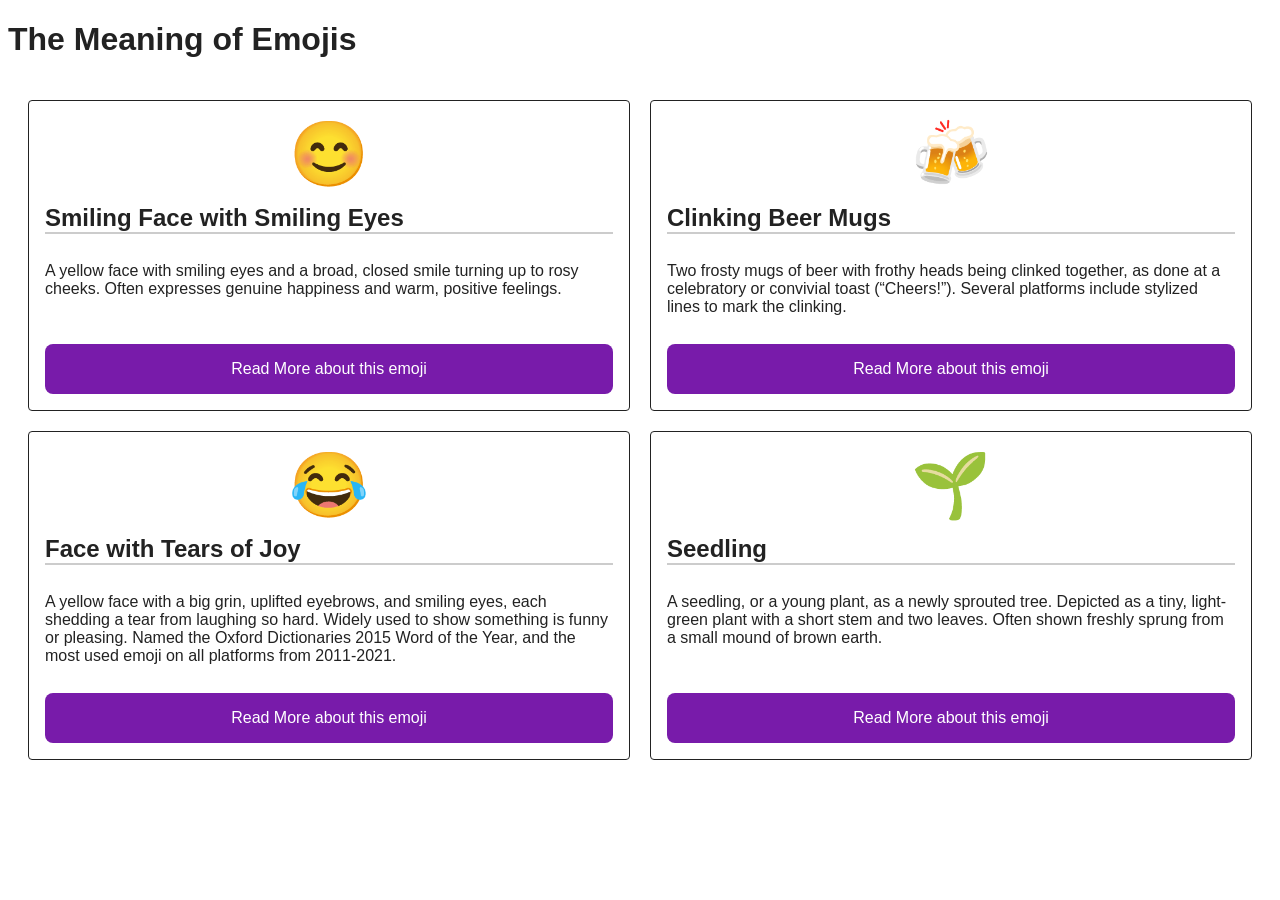
<file: index.html>
<!DOCTYPE html>
<html lang="en">

<head>
  <meta charset="UTF-8">
  <meta http-equiv="X-UA-Compatible" content="IE=edge">
  <meta name="viewport" content="width=device-width, initial-scale=1.0">
  <title>Emoji Meanings</title>
  <link rel="stylesheet" href="styles.css">
</head>

<body>
  <header class="siteheader">
    <h1>The Meaning of Emojis</h1>
  </header>
  <main>
    <div class="emojis">
      <div class="emoji">
        <span class="icon">😊</span>
        <h2>Smiling Face with Smiling Eyes</h2>
        
        <p>A yellow face with smiling eyes and a broad, closed smile turning up to rosy cheeks. Often expresses genuine happiness and warm, positive feelings.</p>
        <a href="https://emojipedia.org/smiling-face-with-smiling-eyes/" target="_blank">Read More about this emoji</a>
      </div>
      <div class="emoji">
        <span class="icon">🍻</span>
        <h2>Clinking Beer Mugs</h2>
        
        <p>Two frosty mugs of beer with frothy heads being clinked together, as done at a celebratory or convivial toast (“Cheers!”). Several platforms include stylized lines to mark the clinking.</p>
        <a href="https://emojipedia.org/clinking-beer-mugs/" target="_blank">Read More about this emoji</a>
      </div>
      <div class="emoji">
        <span class="icon">😂</span>
        <h2>Face with Tears of Joy</h2>
        <p>A yellow face with a big grin, uplifted eyebrows, and smiling eyes, each shedding a tear from laughing so hard. Widely used to show something is funny or pleasing. Named the Oxford Dictionaries 2015 Word of the Year, and the most used emoji on all platforms from 2011-2021.</p>
        <a href="https://emojipedia.org/face-with-tears-of-joy/" target="_blank">Read More about this emoji</a>
      </div>
      <div class="emoji">
        <span class="icon">🌱</span>
        <h2>Seedling</h2>
        
        <p>A seedling, or a young plant, as a newly sprouted tree. Depicted as a tiny, light-green plant with a short stem and two leaves. Often shown freshly sprung from a small mound of brown earth.</p>
        <a href="https://emojipedia.org/seedling/" target="_blank">Read More about this emoji</a>
      </div>
    </div>
  </main>
</body>

</html>
</file>
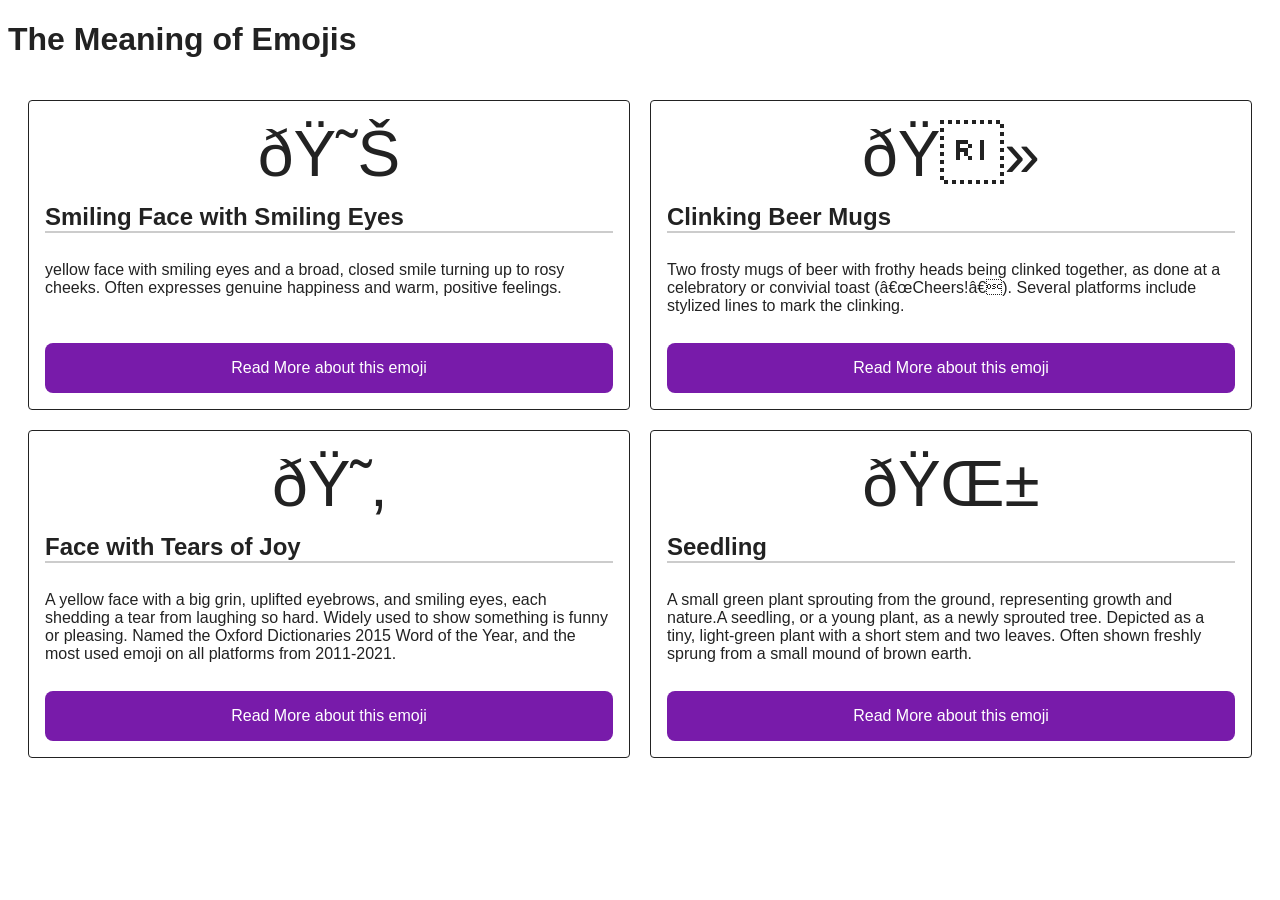
<file: css/index.html>
<!DOCTYPE html>
<html lang="en">

<head
  <meta charset="UTF-8">
  <meta name="viewport" content="width=device-width, initial-scale=1.0">
  <title>Emoji Meanings</title>

  <!-- CSS file link -->
  <link rel="stylesheet" href="styles.css">
</head>

<body>

  <header class="siteheader">
    <h1>The Meaning of Emojis</h1>
  </header>

  <main>
    <div class="emojis">

      <div class="emoji">
<span class="icon">😊</span>
        <h2>Smiling Face with Smiling Eyes</h2>
        
        <p>yellow face with smiling eyes and a broad, closed smile turning up to rosy cheeks.
           Often expresses genuine happiness and warm, positive feelings.</p>
        <a href="https://emojipedia.org/smiling-face-with-smiling-eyes/" target="_blank">Read More about this emoji</a>
      </div>

      <div class="emoji">
        <span class="icon">🍻</span>
        <h2>Clinking Beer Mugs</h2>
        
        <p>Two frosty mugs of beer with frothy heads being clinked together, as done at a celebratory or convivial toast (“Cheers!”). 
          Several platforms include stylized lines to mark the clinking.</p>
        <a href="https://emojipedia.org/clinking-beer-mugs/" target="_blank">Read More about this emoji</a>
      </div>

      <div class="emoji">
        <span class="icon">😂</span>
        <h2>Face with Tears of Joy</h2>
        
        <p>A yellow face with a big grin, uplifted eyebrows, and smiling eyes, each shedding a tear from laughing so hard. Widely used to show something is funny or pleasing. Named the Oxford Dictionaries 2015 Word of the Year, 
          and the most used emoji on all platforms from 2011-2021.</p>
        <a href="https://emojipedia.org/face-with-tears-of-joy/" target="_blank">Read More about this emoji</a>
      </div>

      <div class="emoji">
        <span class="icon">🌱</span>
        <h2>Seedling</h2>
        
        <p>A small green plant sprouting from the ground, representing growth and nature.A seedling, or a young plant, as a newly sprouted tree. Depicted as a tiny, light-green plant with a short stem and two leaves.
           Often shown freshly sprung from a small mound of brown earth.</p>
        <a href="https://emojipedia.org/seedling/" target="_blank">Read More about this emoji</a>
      </div>

    </div>
  </main>

</body>

</html>
</file>
<file: styles.css>
/* Base styles */
body {
  font-family: Arial, Helvetica, sans-serif;
  color: #222;
}
/* Card title */
.emoji h2 {
  margin: 0;
  border-bottom: 2px solid #ccc;
}
/* Emoji card */
.emoji {
  border: 1px solid #222;
  border-radius: 4px;
  padding: 1rem;
}



/* Button link */
.emoji a {
  text-decoration: none;
  background-color: #781BAA;
  color: white;
  padding: 1rem;
  border-radius: 8px;
}

/* Emoji icon */
.icon {
  font-size: 4rem;
}


/* ===== REQUIRED LAYOUT (GRID + FLEXBOX) ===== */

/* Grid layout for all cards */
.emojis {
  display: grid;
  grid-template-columns: repeat(2, 1fr);
  gap: 20px;
  padding: 20px;
}


/* Flexbox inside each card */
.emoji {
  display: flex;
  flex-direction: column;
  gap: 12px;
  min-height: 200px;
}

/* Center emoji icon */
.icon {
  text-align: center;
}

/* Push button to bottom of card */
.emoji a {
  margin-top: auto;
  text-align: center;
}
</file>
<file: css/styles.css>
/* Base styles */
body {
  font-family: Arial, Helvetica, sans-serif;
  color: #222;
}
/* Card title */
.emoji h2 {
  margin: 0;
  border-bottom: 2px solid #ccc;
}
/* Emoji card */
.emoji {
  border: 1px solid #222;
  border-radius: 4px;
  padding: 1rem;
}



/* Button link */
.emoji a {
  text-decoration: none;
  background-color: #781BAA;
  color: white;
  padding: 1rem;
  border-radius: 8px;
}

/* Emoji icon */
.icon {
  font-size: 4rem;
}


/* ===== REQUIRED LAYOUT (GRID + FLEXBOX) ===== */

/* Grid layout for all cards */
.emojis {
  display: grid;
  grid-template-columns: repeat(2, 1fr);
  gap: 20px;
  padding: 20px;
}


/* Flexbox inside each card */
.emoji {
  display: flex;
  flex-direction: column;
  gap: 12px;
  min-height: 200px;
}

/* Center emoji icon */
.icon {
  text-align: center;
}

/* Push button to bottom of card */
.emoji a {
  margin-top: auto;
  text-align: center;
}
</file>
